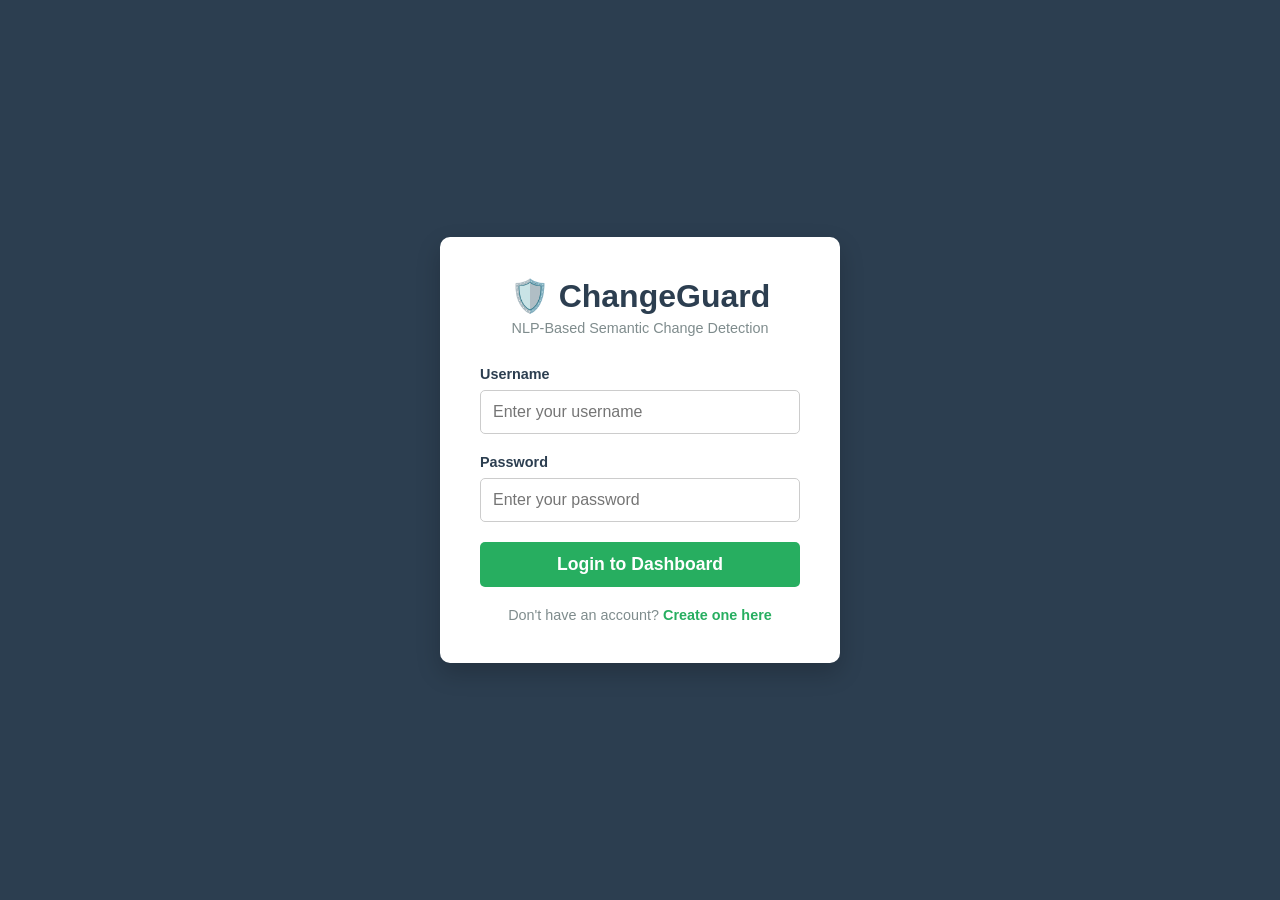
<file: frontend/login.html>
<!DOCTYPE html>
<html lang="en">
<head>
    <meta charset="UTF-8">
    <meta name="viewport" content="width=device-width, initial-scale=1.0">
    <title>Login | ChangeGuard</title>
    <style>
        * {
            box-sizing: border-box;
            margin: 0;
            padding: 0;
            font-family: 'Segoe UI', Tahoma, Geneva, Verdana, sans-serif;
        }

        body {
            display: flex;
            justify-content: center;
            align-items: center;
            height: 100vh;
            background-color: #2c3e50; /* Dark blue matching your header */
        }

        .login-container {
            background: white;
            padding: 40px;
            border-radius: 10px;
            box-shadow: 0 10px 25px rgba(0,0,0,0.2);
            width: 100%;
            max-width: 400px;
        }

        .login-header {
            text-align: center;
            margin-bottom: 30px;
        }

        .login-header h1 {
            color: #2c3e50;
            font-size: 2em;
            margin-bottom: 5px;
        }

        .login-header p {
            color: #7f8c8d;
            font-size: 0.9em;
        }

        .input-group {
            margin-bottom: 20px;
        }

        .input-group label {
            display: block;
            margin-bottom: 8px;
            color: #2c3e50;
            font-weight: bold;
            font-size: 0.9em;
        }

        .input-group input {
            width: 100%;
            padding: 12px;
            border: 1px solid #ccc;
            border-radius: 5px;
            font-size: 1em;
            transition: border-color 0.3s;
        }

        .input-group input:focus {
            outline: none;
            border-color: #27ae60;
        }

        .btn-login {
            width: 100%;
            padding: 12px;
            background-color: #27ae60;
            color: white;
            border: none;
            border-radius: 5px;
            font-size: 1.1em;
            font-weight: bold;
            cursor: pointer;
            transition: background 0.3s;
        }

        .btn-login:hover {
            background-color: #2ecc71;
        }

        .error-msg {
            color: #e74c3c;
            text-align: center;
            margin-top: 15px;
            font-size: 0.9em;
            display: none;
        }
        
        .register-link {
            text-align: center;
            margin-top: 20px;
            font-size: 0.9em;
            color: #7f8c8d;
        }
        
        .register-link a {
            color: #27ae60;
            text-decoration: none;
            font-weight: bold;
        }
    </style>
</head>
<body>

    <div class="login-container">
        <div class="login-header">
            <h1>🛡️ ChangeGuard</h1>
            <p>NLP-Based Semantic Change Detection</p>
        </div>

        <div class="input-group">
            <label for="username">Username</label>
            <input type="text" id="username" placeholder="Enter your username">
        </div>

        <div class="input-group">
            <label for="password">Password</label>
            <input type="password" id="password" placeholder="Enter your password">
        </div>

        <button class="btn-login" onclick="login()">Login to Dashboard</button>
        
        <p id="errorMsg" class="error-msg">Invalid credentials. Please try again.</p>
        
        <div class="register-link">
            Don't have an account? <a href="#" onclick="register()">Create one here</a>
        </div>
    </div>

    <script>
        async function login() {
            const user = document.getElementById('username').value;
            const pass = document.getElementById('password').value;
            const err = document.getElementById('errorMsg');

            if (!user || !pass) {
                err.innerText = "Please fill in all fields.";
                err.style.display = 'block';
                return;
            }

            try {
                // Calls the FastAPI /login endpoint
                const response = await fetch(`/login?username=${user}&password=${pass}`, {
                    method: 'POST'
                });

                if (response.ok) {
                    // Save user to localStorage for the dashboard to read
                    localStorage.setItem('user', user);
                    // Redirect to the dashboard
                    window.location.href = '/app/';
                } else {
                    err.innerText = "Invalid username or password.";
                    err.style.display = 'block';
                }
            } catch (error) {
                err.innerText = "Server error. Is the backend running?";
                err.style.display = 'block';
            }
        }

        async function register() {
            const user = document.getElementById('username').value;
            const pass = document.getElementById('password').value;
            const err = document.getElementById('errorMsg');

            if (!user || !pass) {
                err.innerText = "Enter a username and password to register.";
                err.style.display = 'block';
                return;
            }

            try {
                // Calls the FastAPI /register endpoint
                const response = await fetch(`/register?username=${user}&password=${pass}`, {
                    method: 'POST'
                });

                if (response.ok) {
                    err.style.color = "#27ae60";
                    err.innerText = "Account created! You can now log in.";
                    err.style.display = 'block';
                } else {
                    err.innerText = "Username already exists.";
                    err.style.display = 'block';
                }
            } catch (error) {
                err.innerText = "Server error.";
                err.style.display = 'block';
            }
        }
    </script>
</body>
</html>
</file>
